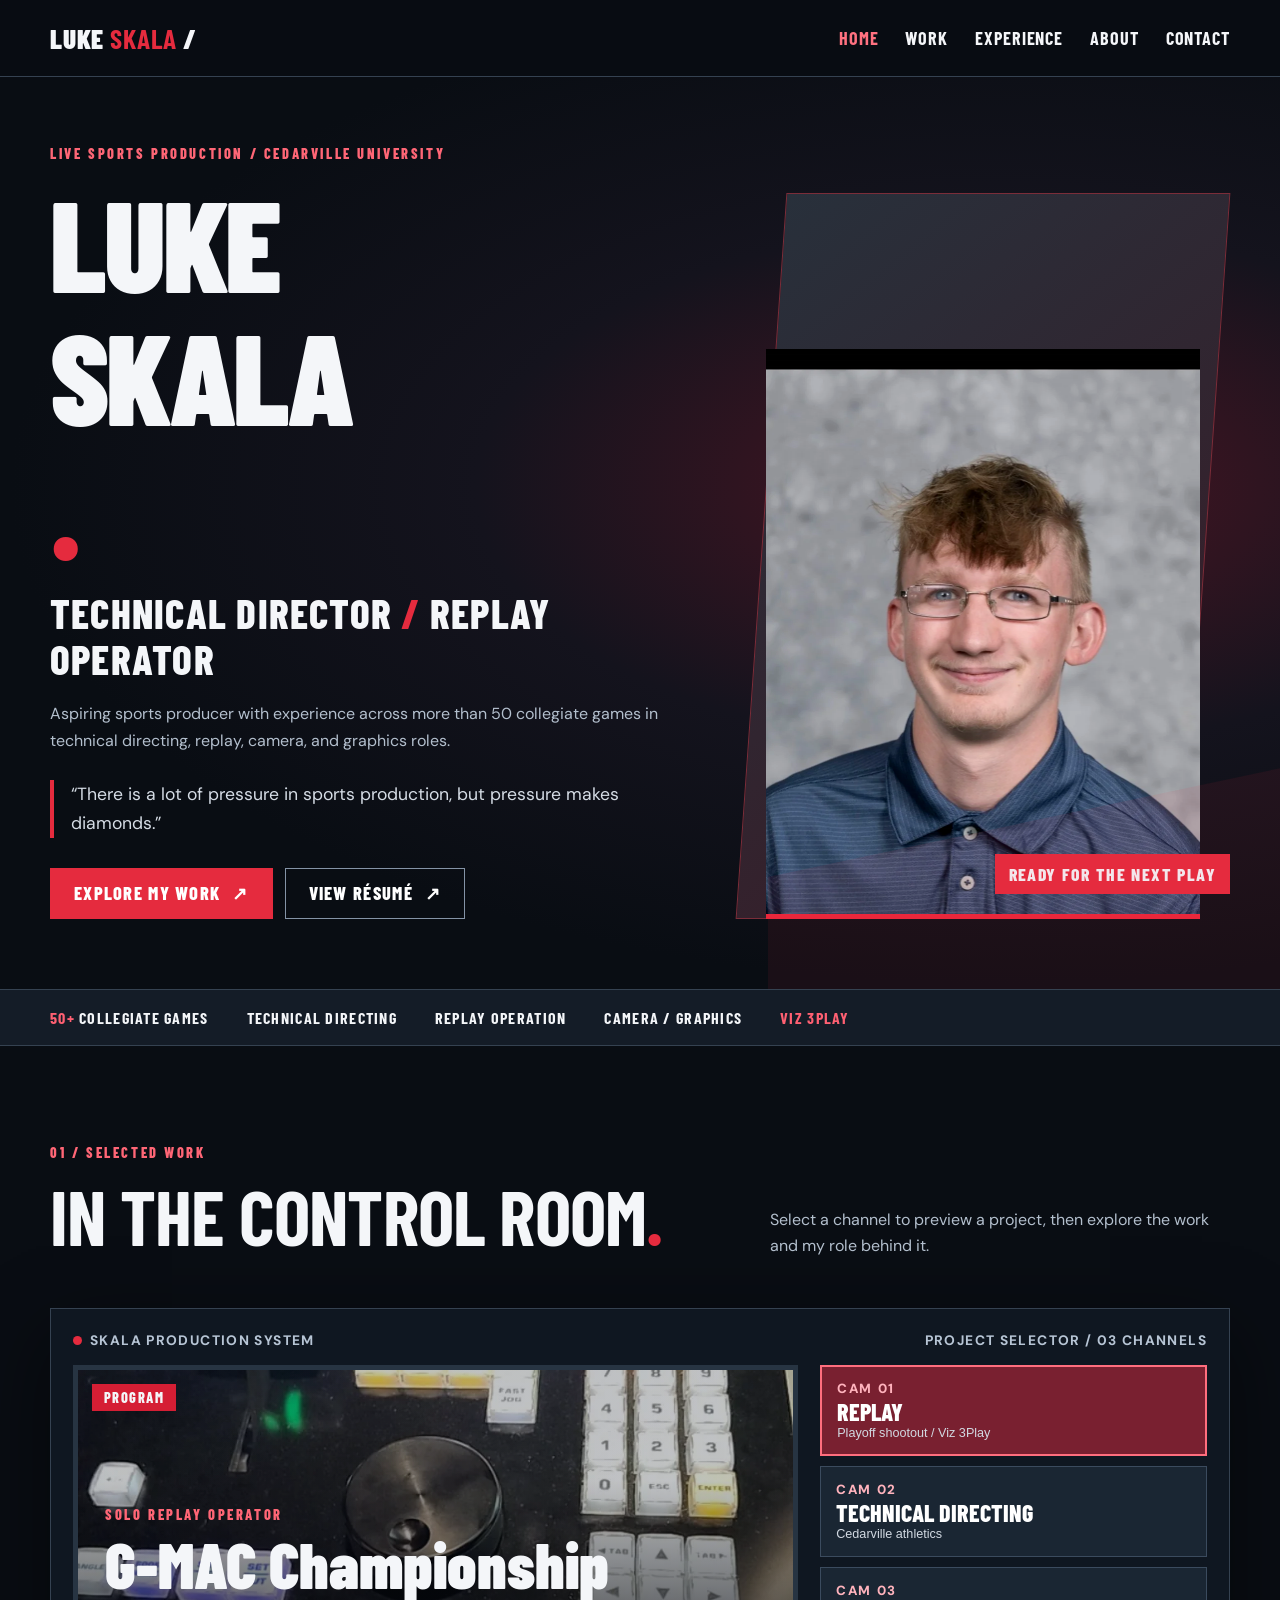
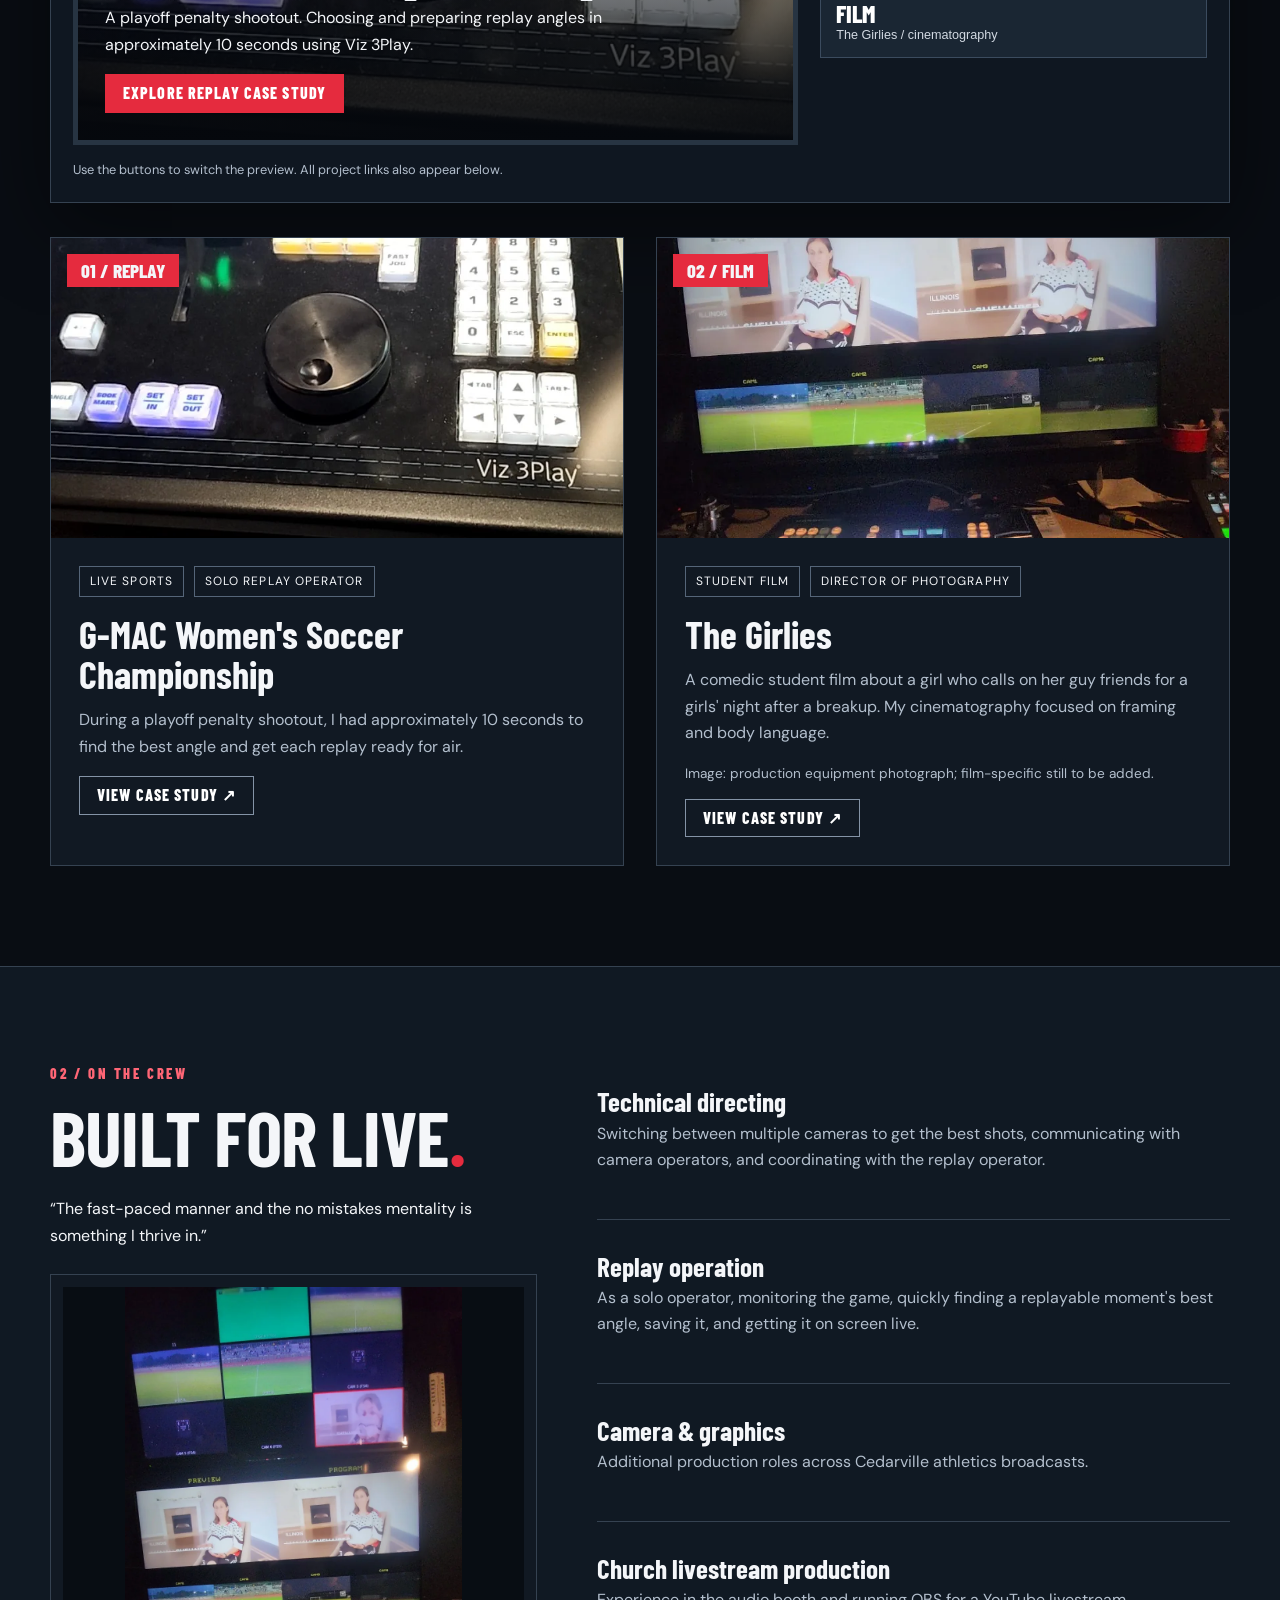
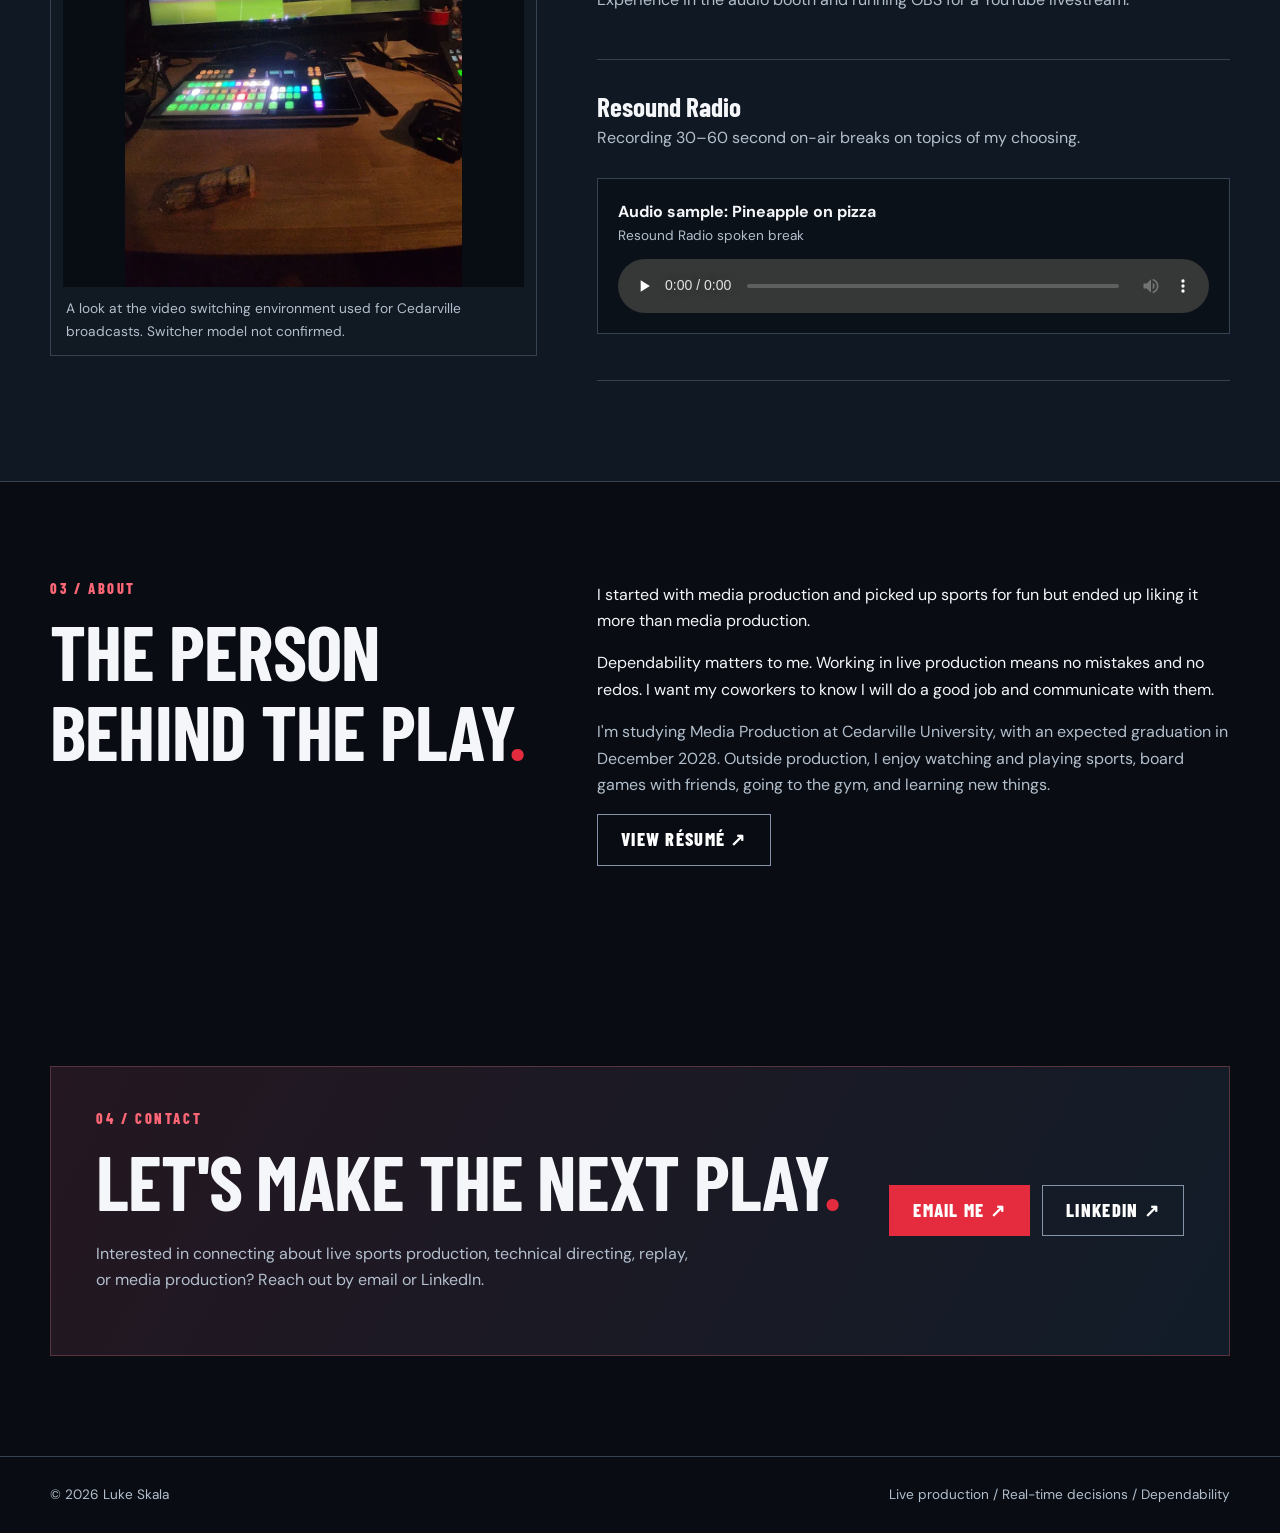
<file: index.html>
<link rel="stylesheet" href="./style.css"><html lang="en"><head><meta charset="utf-8"><meta name="viewport" content="width=device-width,initial-scale=1"><meta name="theme-color" content="#090d13"><meta name="description" content="Luke Skala — aspiring sports production professional with experience in technical directing, replay operation, and media production."><title>Luke Skala | Technical Director & Replay Operator</title><link rel="stylesheet" href="assets/style.css"><script src="assets/main.js" defer></script></head><body><a class="skip" href="#main">Skip to content</a><header class="site-header"><div class="wrap header-inner"><a class="brand" href="index.html" aria-label="Luke Skala, home">LUKE <b>SKALA</b><span aria-hidden="true"> /</span></a><button class="menu-toggle" type="button" aria-controls="primary-nav" aria-expanded="false">☰ Menu</button><nav class="nav" id="primary-nav" aria-label="Primary navigation"><a class="nav-link" aria-current="page" href="index.html">Home</a><a class="nav-link" href="index.html#work">Work</a><a class="nav-link" href="index.html#experience">Experience</a><a class="nav-link" href="index.html#about">About</a><a class="nav-link" href="index.html#contact">Contact</a></nav></div></header><main id="main"><section class="hero"><div class="wrap hero-grid"><div class="hero-text"><p class="eyebrow">Live sports production / Cedarville University</p><h1><span>LUKE</span><span>SKALA<span style="color:var(--red)">.</span></span></h1><p class="role">TECHNICAL DIRECTOR <span style="color:var(--red)">/</span> REPLAY OPERATOR</p><p class="muted">Aspiring sports producer with experience across more than 50 collegiate games in technical directing, replay, camera, and graphics roles.</p><p class="quote">“There is a lot of pressure in sports production, but pressure makes diamonds.”</p><div class="actions"><a class="btn" href="#work">Explore my work <span aria-hidden="true">↗</span></a><a class="btn secondary" href="assets/docs/Luke-Skala-Resume.pdf" target="_blank" rel="noopener">View résumé <span aria-hidden="true">↗</span></a></div></div><div class="portrait-shell"><img src="assets/images/portrait.webp" alt="Professional portrait of Luke Skala" width="870" height="1300" fetchpriority="high"><div class="portrait-tag">READY FOR THE NEXT PLAY</div></div></div></section><div class="ticker"><div class="wrap ticker-inner"><span><b>50+</b> collegiate games</span><span>Technical directing</span><span>Replay operation</span><span>Camera / graphics</span><span><b>Viz 3Play</b></span></div></div><section class="section" id="work"><div class="wrap"><div class="section-head"><div><p class="eyebrow">01 / Selected work</p><h2>IN THE CONTROL ROOM<span style="color:var(--red)">.</span></h2></div><p class="muted">Select a channel to preview a project, then explore the work and my role behind it.</p></div><div class="dashboard" aria-label="Interactive project selector"><div class="dash-top"><span><span class="live-dot" aria-hidden="true"></span>Skala production system</span><span>Project selector / 03 channels</span></div><div class="dashboard-body"><div class="monitor" id="project-monitor" aria-live="polite" aria-atomic="true"><span class="monitor-label">PROGRAM</span><img src="assets/images/viz-3play.webp" alt="Viz 3Play replay controller"><div class="monitor-content"><span class="eyebrow" data-role>Solo Replay Operator</span><div class="monitor-title" data-title>G-MAC Championship</div><p data-desc>A playoff penalty shootout.</p><a class="btn small" data-link href="replay.html">Explore replay case study</a></div></div><div class="controls" aria-label="Select project channel"><button type="button" class="channel" data-channel="replay" aria-pressed="true"><span class="cam">CAM 01</span><span class="name">Replay</span><span class="desc">Playoff shootout / Viz 3Play</span></button><button type="button" class="channel" data-channel="td" aria-pressed="false"><span class="cam">CAM 02</span><span class="name">Technical directing</span><span class="desc">Cedarville athletics</span></button><button type="button" class="channel" data-channel="film" aria-pressed="false"><span class="cam">CAM 03</span><span class="name">Film</span><span class="desc">The Girlies / cinematography</span></button></div></div><div class="dash-bottom">Use the buttons to switch the preview. All project links also appear below.</div></div><div class="two-col" style="margin-top:34px"><article class="project-card"><div class="card-image"><img src="assets/images/viz-3play.webp" loading="lazy" alt="Viz 3Play replay controller"><span class="number">01 / REPLAY</span></div><div class="card-body"><div class="label-row"><span class="tag">Live sports</span><span class="tag">Solo replay operator</span></div><h3>G-MAC Women's Soccer Championship</h3><p>During a playoff penalty shootout, I had approximately 10 seconds to find the best angle and get each replay ready for air.</p><a class="btn small secondary" href="replay.html">View case study ↗</a></div></article><article class="project-card"><div class="card-image"><img src="assets/images/switcher.webp" loading="lazy" alt="Production monitor wall and video switcher at Cedarville"><span class="number">02 / FILM</span></div><div class="card-body"><div class="label-row"><span class="tag">Student film</span><span class="tag">Director of photography</span></div><h3>The Girlies</h3><p>A comedic student film about a girl who calls on her guy friends for a girls' night after a breakup. My cinematography focused on framing and body language.</p><p class="small-note">Image: production equipment photograph; film-specific still to be added.</p><a class="btn small secondary" href="girlies.html">View case study ↗</a></div></article></div></div></section><section class="section experience" id="experience"><div class="wrap experience-grid"><div><p class="eyebrow">02 / On the crew</p><h2>BUILT FOR LIVE<span style="color:var(--red)">.</span></h2><p>“The fast-paced manner and the no mistakes mentality is something I thrive in.”</p><figure class="media-frame" style="margin:25px 0"><img src="assets/images/switcher.webp" loading="lazy" alt="Cedarville broadcast switcher with preview and program monitors"><figcaption>A look at the video switching environment used for Cedarville broadcasts. Switcher model not confirmed.</figcaption></figure></div><div class="experience-list"><div class="experience-item"><h3>Technical directing</h3><p>Switching between multiple cameras to get the best shots, communicating with camera operators, and coordinating with the replay operator.</p></div><div class="experience-item"><h3>Replay operation</h3><p>As a solo operator, monitoring the game, quickly finding a replayable moment's best angle, saving it, and getting it on screen live.</p></div><div class="experience-item"><h3>Camera & graphics</h3><p>Additional production roles across Cedarville athletics broadcasts.</p></div><div class="experience-item"><h3>Church livestream production</h3><p>Experience in the audio booth and running OBS for a YouTube livestream.</p></div><div class="experience-item"><h3>Resound Radio</h3><p>Recording 30–60 second on-air breaks on topics of my choosing.</p><div class="audio-box"><strong>Audio sample: Pineapple on pizza</strong><p class="small-note">Resound Radio spoken break</p><audio controls preload="none"><source src="assets/audio/resound-pineapple-pizza.mp3" type="audio/mpeg">Your browser does not support audio playback. <a href="assets/audio/resound-pineapple-pizza.mp3">Download the recording</a>.</audio></div></div></div></div></section><section class="section" id="about"><div class="wrap experience-grid"><div><p class="eyebrow">03 / About</p><h2>THE PERSON BEHIND THE PLAY<span style="color:var(--red)">.</span></h2></div><div><p>I started with media production and picked up sports for fun but ended up liking it more than media production.</p><p>Dependability matters to me. Working in live production means no mistakes and no redos. I want my coworkers to know I will do a good job and communicate with them.</p><p class="muted">I'm studying Media Production at Cedarville University, with an expected graduation in December 2028. Outside production, I enjoy watching and playing sports, board games with friends, going to the gym, and learning new things.</p><a class="btn secondary" href="assets/docs/Luke-Skala-Resume.pdf" target="_blank" rel="noopener">View résumé ↗</a></div></div></section><section class="section" id="contact"><div class="wrap"><div class="contact-panel"><div><p class="eyebrow">04 / Contact</p><h2>LET'S MAKE THE NEXT PLAY<span style="color:var(--red)">.</span></h2><p class="muted">Interested in connecting about live sports production, technical directing, replay, or media production? Reach out by email or LinkedIn.</p></div><div class="actions"><a class="btn" href="mailto:lukeaskala@gmail.com">Email me ↗</a><a class="btn secondary" href="https://www.linkedin.com/in/lukeskala/" target="_blank" rel="noopener noreferrer">LinkedIn ↗</a></div></div></div></section></main><footer class="footer"><div class="wrap"><span>© <span id="year">2026</span> Luke Skala</span><span>Live production / Real-time decisions / Dependability</span></div></footer><script>document.getElementById('year').textContent=new Date().getFullYear()</script></body></html>
</file>
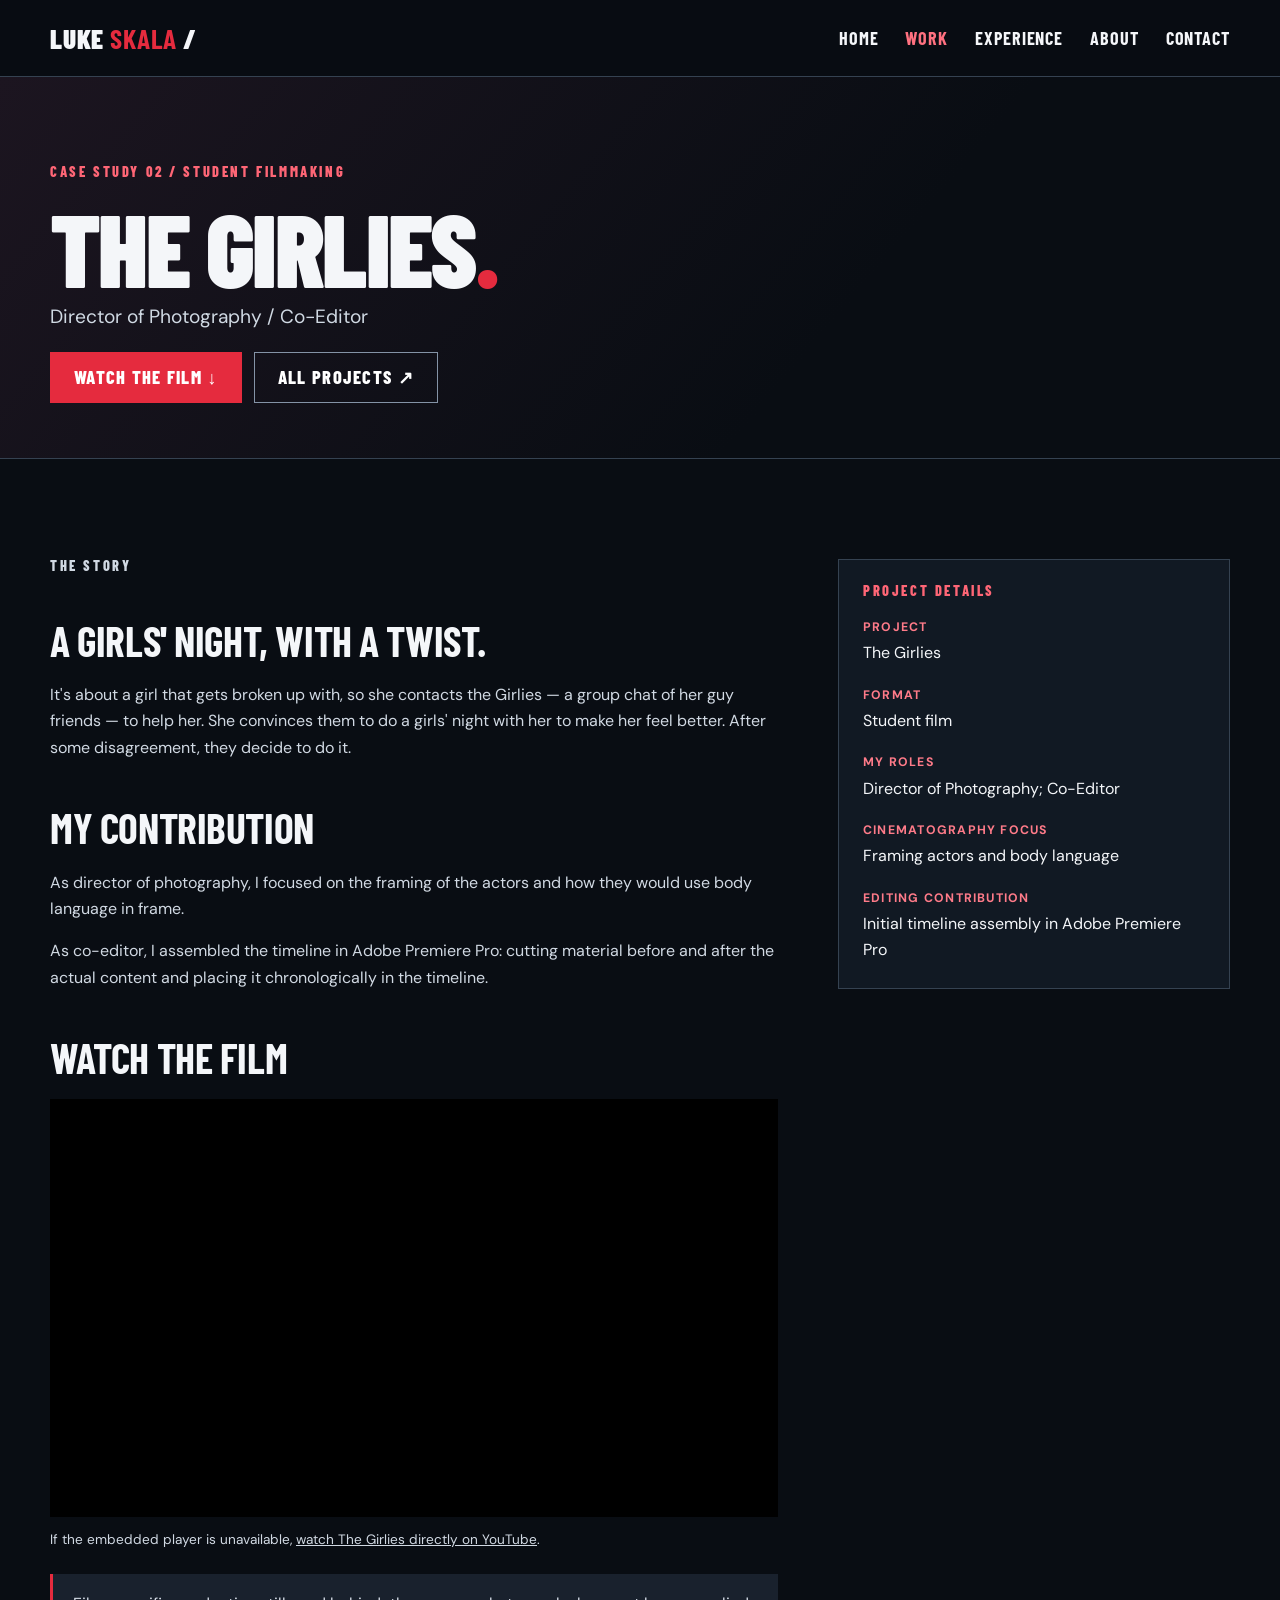
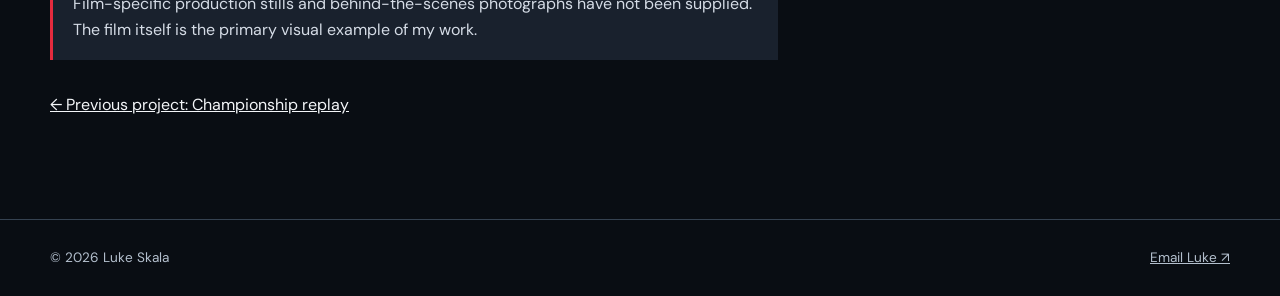
<file: girlies.html>
<!doctype html><html lang="en"><head><meta charset="utf-8"><meta name="viewport" content="width=device-width,initial-scale=1"><meta name="theme-color" content="#090d13"><meta name="description" content="The Girlies student film — cinematography and editing contributions by Luke Skala."><title>The Girlies | Luke Skala</title><link rel="stylesheet" href="assets/style.css"><script src="assets/main.js" defer></script></head><body><a class="skip" href="#main">Skip to content</a><header class="site-header"><div class="wrap header-inner"><a class="brand" href="index.html">LUKE <b>SKALA</b> /</a><button class="menu-toggle" type="button" aria-controls="primary-nav" aria-expanded="false">☰ Menu</button><nav class="nav" id="primary-nav" aria-label="Primary navigation"><a class="nav-link" href="index.html">Home</a><a class="nav-link" aria-current="page" href="index.html#work">Work</a><a class="nav-link" href="index.html#experience">Experience</a><a class="nav-link" href="index.html#about">About</a><a class="nav-link" href="index.html#contact">Contact</a></nav></div></header><main id="main"><section class="page-hero"><div class="wrap"><p class="eyebrow">Case study 02 / Student filmmaking</p><h1>THE GIRLIES<span style="color:var(--red)">.</span></h1><p class="lede">Director of Photography / Co-Editor</p><div class="actions"><a class="btn" href="#watch">Watch the film ↓</a><a class="btn secondary" href="index.html#work">All projects ↗</a></div></div></section><section class="section"><div class="wrap case-layout"><div class="case-copy"><p class="eyebrow">The story</p><h2>A GIRLS' NIGHT, WITH A TWIST.</h2><p>It's about a girl that gets broken up with, so she contacts the Girlies — a group chat of her guy friends — to help her. She convinces them to do a girls' night with her to make her feel better. After some disagreement, they decide to do it.</p><h2>MY CONTRIBUTION</h2><p>As director of photography, I focused on the framing of the actors and how they would use body language in frame.</p><p>As co-editor, I assembled the timeline in Adobe Premiere Pro: cutting material before and after the actual content and placing it chronologically in the timeline.</p><h2 id="watch">WATCH THE FILM</h2><div class="video-wrap"><iframe src="https://www.youtube-nocookie.com/embed/v3IY--j00AM?start=2" title="The Girlies — student film on YouTube" loading="lazy" referrerpolicy="strict-origin-when-cross-origin" allow="accelerometer; autoplay; clipboard-write; encrypted-media; gyroscope; picture-in-picture; web-share" allowfullscreen></iframe></div><p class="small-note" style="margin-top:12px">If the embedded player is unavailable, <a href="https://www.youtube.com/watch?v=v3IY--j00AM&t=2s" target="_blank" rel="noopener noreferrer">watch The Girlies directly on YouTube</a>.</p><div class="notice">Film-specific production stills and behind-the-scenes photographs have not been supplied. The film itself is the primary visual example of my work.</div><a class="backlink" href="replay.html">← Previous project: Championship replay</a></div><aside class="case-aside" aria-label="Project details"><p class="eyebrow">Project details</p><dl><dt>Project</dt><dd>The Girlies</dd><dt>Format</dt><dd>Student film</dd><dt>My roles</dt><dd>Director of Photography; Co-Editor</dd><dt>Cinematography focus</dt><dd>Framing actors and body language</dd><dt>Editing contribution</dt><dd>Initial timeline assembly in Adobe Premiere Pro</dd></dl></aside></div></section></main><footer class="footer"><div class="wrap"><span>© <span id="year">2026</span> Luke Skala</span><a href="mailto:lukeaskala@gmail.com">Email Luke ↗</a></div></footer><script>document.getElementById('year').textContent=new Date().getFullYear()</script></body></html>
</file>
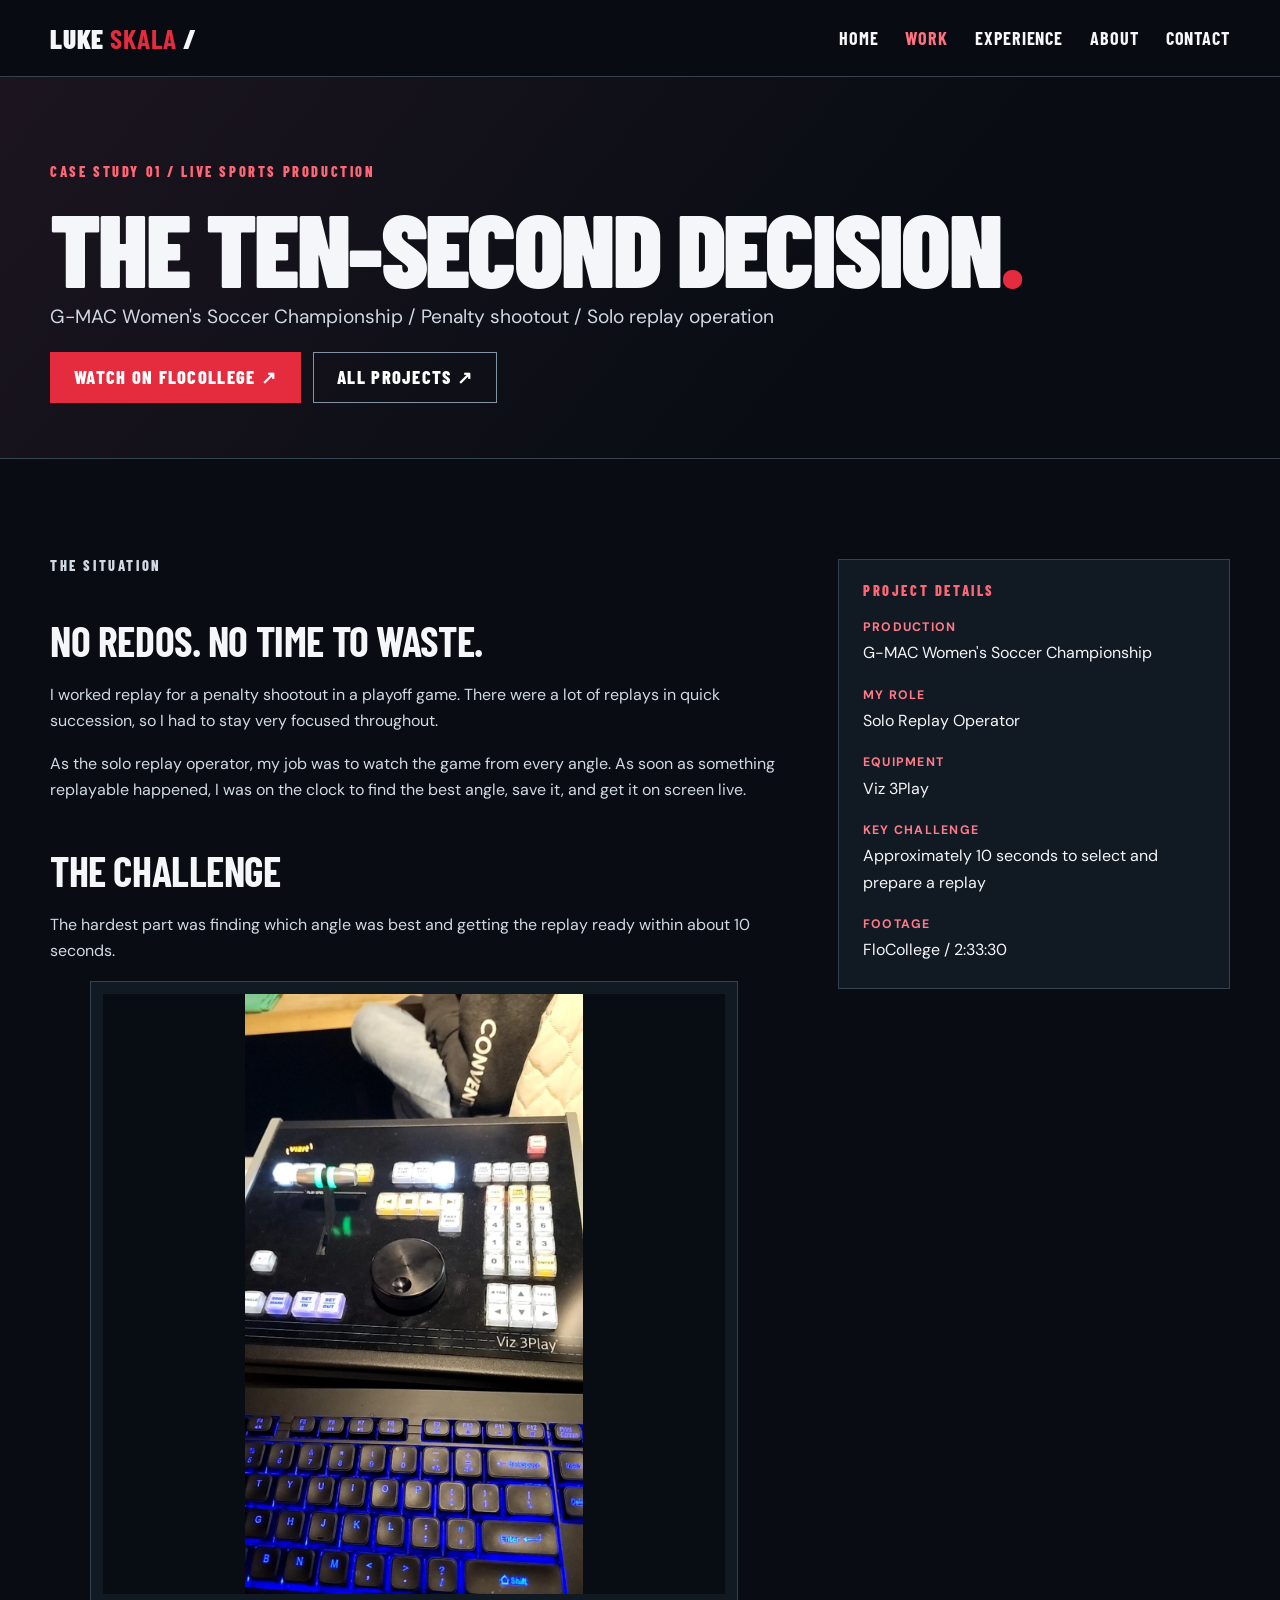
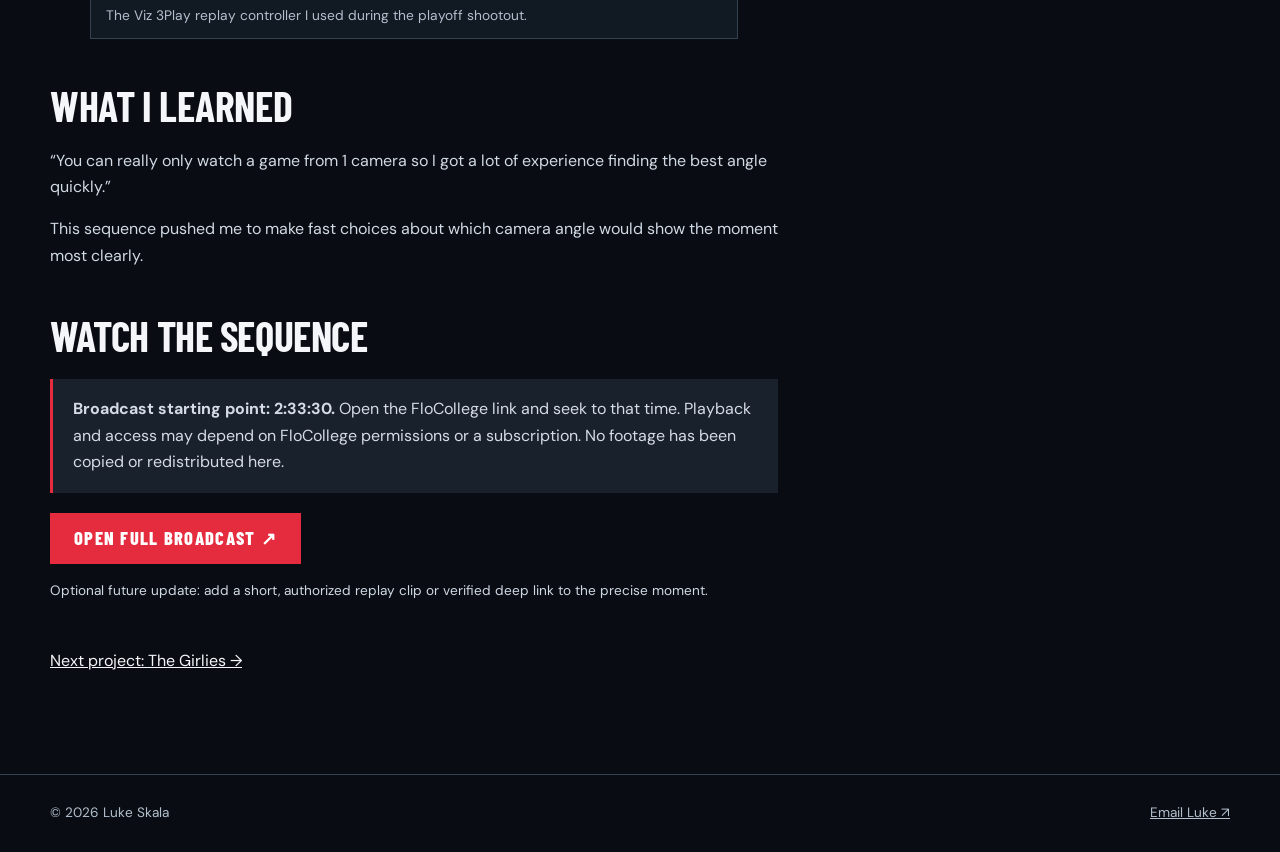
<file: replay.html>
<!doctype html><html lang="en"><head><meta charset="utf-8"><meta name="viewport" content="width=device-width,initial-scale=1"><meta name="theme-color" content="#090d13"><meta name="description" content="Luke Skala's replay operation during a G-MAC women's soccer championship penalty shootout."><title>Championship Replay | Luke Skala</title><link rel="stylesheet" href="assets/style.css"><script src="assets/main.js" defer></script></head><body><a class="skip" href="#main">Skip to content</a><header class="site-header"><div class="wrap header-inner"><a class="brand" href="index.html">LUKE <b>SKALA</b> /</a><button class="menu-toggle" type="button" aria-controls="primary-nav" aria-expanded="false">☰ Menu</button><nav class="nav" id="primary-nav" aria-label="Primary navigation"><a class="nav-link" href="index.html">Home</a><a class="nav-link" aria-current="page" href="index.html#work">Work</a><a class="nav-link" href="index.html#experience">Experience</a><a class="nav-link" href="index.html#about">About</a><a class="nav-link" href="index.html#contact">Contact</a></nav></div></header><main id="main"><section class="page-hero"><div class="wrap"><p class="eyebrow">Case study 01 / Live sports production</p><h1>THE TEN-SECOND DECISION<span style="color:var(--red)">.</span></h1><p class="lede">G-MAC Women's Soccer Championship / Penalty shootout / Solo replay operation</p><div class="actions"><a class="btn" href="https://www.flocollege.com/events/16246183-2026-g-mac-womens-soccer-championship-game-3/videos?playing=16355373" target="_blank" rel="noopener noreferrer">Watch on FloCollege ↗</a><a class="btn secondary" href="index.html#work">All projects ↗</a></div></div></section><section class="section"><div class="wrap case-layout"><div class="case-copy"><p class="eyebrow">The situation</p><h2>NO REDOS. NO TIME TO WASTE.</h2><p>I worked replay for a penalty shootout in a playoff game. There were a lot of replays in quick succession, so I had to stay very focused throughout.</p><p>As the solo replay operator, my job was to watch the game from every angle. As soon as something replayable happened, I was on the clock to find the best angle, save it, and get it on screen live.</p><h2>THE CHALLENGE</h2><p>The hardest part was finding which angle was best and getting the replay ready within about 10 seconds.</p><figure class="media-frame"><img src="assets/images/viz-3play.webp" alt="Viz 3Play replay control surface, including jog wheel and replay buttons" loading="lazy"><figcaption>The Viz 3Play replay controller I used during the playoff shootout.</figcaption></figure><h2>WHAT I LEARNED</h2><p>“You can really only watch a game from 1 camera so I got a lot of experience finding the best angle quickly.”</p><p>This sequence pushed me to make fast choices about which camera angle would show the moment most clearly.</p><h2>WATCH THE SEQUENCE</h2><div class="notice"><strong>Broadcast starting point: 2:33:30.</strong> Open the FloCollege link and seek to that time. Playback and access may depend on FloCollege permissions or a subscription. No footage has been copied or redistributed here.</div><p style="margin-top:20px"><a class="btn" href="https://www.flocollege.com/events/16246183-2026-g-mac-womens-soccer-championship-game-3/videos?playing=16355373" target="_blank" rel="noopener noreferrer">Open full broadcast ↗</a></p><p class="small-note">Optional future update: add a short, authorized replay clip or verified deep link to the precise moment.</p><a class="backlink" href="girlies.html">Next project: The Girlies →</a></div><aside class="case-aside" aria-label="Project details"><p class="eyebrow">Project details</p><dl><dt>Production</dt><dd>G-MAC Women's Soccer Championship</dd><dt>My role</dt><dd>Solo Replay Operator</dd><dt>Equipment</dt><dd>Viz 3Play</dd><dt>Key challenge</dt><dd>Approximately 10 seconds to select and prepare a replay</dd><dt>Footage</dt><dd>FloCollege / 2:33:30</dd></dl></aside></div></section></main><footer class="footer"><div class="wrap"><span>© <span id="year">2026</span> Luke Skala</span><a href="mailto:lukeaskala@gmail.com">Email Luke ↗</a></div></footer><script>document.getElementById('year').textContent=new Date().getFullYear()</script></body></html>
</file>
<file: style.css>
@import url('https://fonts.googleapis.com/css2?family=Barlow+Condensed:wght@500;600;700;800;900&family=DM+Sans:wght@400;500;600;700&display=swap');
:root{--bg:#090d13;--panel:#111923;--panel2:#19232f;--line:#354251;--ink:#f4f6f9;--muted:#b3bfcd;--red:#e52b3e;--red2:#a81729;--max:1180px;color-scheme:dark}*{box-sizing:border-box}html{scroll-behavior:smooth}body{margin:0;background:var(--bg);color:var(--ink);font:16px/1.65 'DM Sans',Arial,sans-serif}body:before{content:'';position:fixed;inset:0;pointer-events:none;opacity:.22;background-image:linear-gradient(rgba(255,255,255,.025) 1px,transparent 1px);background-size:100% 6px;z-index:20}a{color:inherit}a:hover{color:#ff7d89}button,a{ -webkit-tap-highlight-color:transparent}a:focus-visible,button:focus-visible{outline:3px solid #ffb5bc;outline-offset:4px}img{max-width:100%;display:block}h1,h2,h3,p{margin-top:0}h1,h2,h3,.eyebrow,.brand,.btn,.nav-link,.stat-num,.monitor-title{font-family:'Barlow Condensed',Impact,'Arial Narrow',sans-serif;line-height:1.04}h1{font-size:clamp(4.3rem,10vw,9.2rem);letter-spacing:-.025em;font-weight:900;margin-bottom:0}h2{font-size:clamp(2.8rem,6vw,5rem);letter-spacing:-.01em;margin-bottom:20px}h3{font-size:clamp(1.8rem,3vw,2.6rem);margin-bottom:12px}.eyebrow{text-transform:uppercase;color:#ff6676;letter-spacing:.18em;font-size:.9rem;font-weight:800}.muted{color:var(--muted)}.wrap{width:min(var(--max),calc(100% - 48px));margin-inline:auto}.skip{position:absolute;top:-100px;left:12px;background:#fff;color:#000;padding:12px;z-index:50}.skip:focus{top:12px}.site-header{position:sticky;top:0;z-index:30;background:rgba(9,13,19,.94);border-bottom:1px solid var(--line);backdrop-filter:blur(12px)}.header-inner{min-height:76px;display:flex;align-items:center;justify-content:space-between;gap:20px}.brand{text-decoration:none;font-weight:900;font-size:1.7rem;letter-spacing:.03em}.brand b{color:var(--red)}.nav{display:flex;gap:27px;align-items:center}.nav-link{text-decoration:none;font-size:1.13rem;font-weight:700;letter-spacing:.05em;text-transform:uppercase}.nav-link[aria-current=page]{color:#ff7180}.menu-toggle{display:none;border:1px solid var(--line);background:var(--panel);color:#fff;padding:9px 13px;border-radius:5px}.btn{display:inline-flex;align-items:center;justify-content:center;gap:12px;text-transform:uppercase;text-decoration:none;font-size:1.15rem;letter-spacing:.07em;font-weight:800;padding:15px 23px;border:1px solid var(--red);background:var(--red);color:#fff;transition:background .2s,transform .2s}.btn:hover{background:#b61c2d;color:#fff;transform:translateY(-2px)}.btn.secondary{background:transparent;border-color:#8493a6}.btn.secondary:hover{background:var(--panel2)}.btn.small{font-size:1rem;padding:10px 17px}.hero{position:relative;overflow:hidden;border-bottom:1px solid var(--line);background:radial-gradient(ellipse at 78% 45%,#4a1523 0%,#14131d 37%,#090d13 70%)}.hero:after{content:'';position:absolute;right:-10vw;bottom:-100px;width:50vw;height:280px;background:var(--red);opacity:.08;transform:skewY(-12deg);pointer-events:none}.hero-grid{min-height:650px;display:grid;grid-template-columns:1.13fr .87fr;align-items:center;gap:45px;padding-block:70px}.hero-text{position:relative;z-index:2}.hero h1 span{display:block}.hero .role{font:800 clamp(1.65rem,3.2vw,3rem)/1.12 'Barlow Condensed',sans-serif;letter-spacing:.03em;margin:14px 0 20px}.hero .quote{font-size:1.1rem;color:#d5dce5;border-left:4px solid var(--red);padding-left:17px;margin:26px 0 30px}.actions{display:flex;gap:12px;flex-wrap:wrap}.portrait-shell{position:relative;align-self:stretch;display:flex;align-items:flex-end;justify-content:center;min-height:460px}.portrait-shell:before{content:'';position:absolute;inset:6% 5% 0 5%;border:1px solid #7b2d39;background:linear-gradient(140deg,#28303b,#3a1a25);transform:skewX(-4deg)}.portrait-shell img{position:relative;width:88%;height:570px;max-height:100%;object-fit:cover;object-position:50% 25%;filter:contrast(1.05);border-bottom:5px solid var(--red)}.portrait-tag{position:absolute;right:0;bottom:25px;background:var(--red);padding:9px 14px;font:800 1.1rem 'Barlow Condensed',sans-serif;letter-spacing:.08em}.ticker{border-bottom:1px solid var(--line);background:#141c27}.ticker-inner{display:flex;flex-wrap:wrap;gap:12px 38px;padding:18px 0;text-transform:uppercase;font:700 1rem 'Barlow Condensed',sans-serif;letter-spacing:.08em}.ticker b{color:#ff6072}.section{padding-block:100px}.section-head{display:flex;justify-content:space-between;align-items:end;gap:20px;margin-bottom:32px}.section-head p{max-width:460px}.dashboard{border:1px solid var(--line);background:#0f1721;padding:22px;box-shadow:0 25px 80px #0007}.dash-top{display:flex;justify-content:space-between;gap:12px;font:700 .86rem 'DM Sans',sans-serif;letter-spacing:.1em;color:#b7c5d5;text-transform:uppercase;padding-bottom:16px}.live-dot{display:inline-block;width:9px;height:9px;border-radius:50%;background:var(--red);margin-right:8px}.dashboard-body{display:grid;grid-template-columns:1.5fr .8fr;gap:22px}.monitor{position:relative;min-height:380px;background:linear-gradient(135deg,#0b1118,#1a2633);border:5px solid #273442;overflow:hidden;display:flex;flex-direction:column;justify-content:flex-end}.monitor:before{content:'';position:absolute;inset:0;background:linear-gradient(0deg,#05080df5,#05080d15 70%);z-index:1}.monitor img{position:absolute;width:100%;height:100%;object-fit:cover;opacity:.8}.monitor .monitor-content{position:relative;z-index:2;padding:27px}.monitor-title{font-size:clamp(2.4rem,5vw,4.5rem);font-weight:900;margin:8px 0}.monitor p{max-width:570px}.monitor-label{position:absolute;z-index:3;top:14px;left:14px;background:#d51e34;padding:5px 12px;font:800 .9rem 'Barlow Condensed',sans-serif;letter-spacing:.1em}.controls{display:flex;flex-direction:column;gap:10px}.channel{width:100%;min-height:91px;text-align:left;background:#1a2633;border:1px solid #3b4b5e;color:#fff;padding:13px 15px;cursor:pointer;transition:background .2s,border .2s}.channel:hover{background:#2b394b}.channel[aria-pressed=true]{border:2px solid #ff6e7e;background:#792030}.channel .cam{display:block;color:#ffb3bd;font:800 .83rem 'DM Sans',sans-serif;letter-spacing:.12em}.channel .name{display:block;font:800 1.5rem 'Barlow Condensed',sans-serif;text-transform:uppercase}.channel .desc{display:block;color:#d2d9e2;font-size:.79rem}.dash-bottom{padding-top:14px;color:var(--muted);font-size:.8rem}.two-col{display:grid;grid-template-columns:1fr 1fr;gap:32px}.project-card{background:var(--panel);border:1px solid var(--line);overflow:hidden}.project-card .card-image{height:300px;position:relative;overflow:hidden;background:#202d3c}.project-card img{width:100%;height:100%;object-fit:cover;transition:transform .3s}.project-card:hover img{transform:scale(1.025)}.card-image .number{position:absolute;top:16px;left:16px;background:var(--red);padding:5px 14px;font:800 1.2rem 'Barlow Condensed',sans-serif}.card-body{padding:28px}.card-body p{color:var(--muted)}.label-row{display:flex;gap:10px;flex-wrap:wrap;margin-bottom:18px}.tag{display:inline-block;border:1px solid #556578;padding:5px 10px;font-size:.75rem;text-transform:uppercase;letter-spacing:.09em}.experience{background:#101923;border-top:1px solid var(--line);border-bottom:1px solid var(--line)}.experience-grid{display:grid;grid-template-columns:1fr 1.3fr;gap:60px}.experience-list{display:grid;gap:12px}.experience-item{padding:20px 0;border-bottom:1px solid var(--line)}.experience-item h3{font-size:1.7rem;margin-bottom:5px}.experience-item p{margin:0;color:var(--muted)}.audio-box{background:#0b1118;border:1px solid var(--line);padding:20px;margin-top:26px}.audio-box audio{width:100%;margin-top:12px}.contact-panel{background:linear-gradient(120deg,#241721,#111c28);border:1px solid #57333d;padding:45px;display:flex;justify-content:space-between;align-items:center;gap:25px}.contact-panel p{max-width:600px}.footer{border-top:1px solid var(--line);padding:27px 0;color:var(--muted);font-size:.85rem}.footer .wrap{display:flex;justify-content:space-between;gap:16px;flex-wrap:wrap}.page-hero{padding:88px 0 55px;background:linear-gradient(130deg,#1c1520,#090d13 65%);border-bottom:1px solid var(--line)}.page-hero h1{font-size:clamp(3.6rem,8vw,7rem);max-width:1000px}.page-hero .lede{font-size:1.2rem;color:#d0d9e3;max-width:780px}.case-layout{display:grid;grid-template-columns:1.3fr .7fr;gap:60px}.case-copy p{color:#d1d9e3}.case-copy h2{font-size:2.6rem;margin-top:45px}.case-aside{align-self:start;position:sticky;top:100px;border:1px solid var(--line);padding:24px;background:var(--panel)}.case-aside dl{margin:0}.case-aside dt{color:#ff7b89;text-transform:uppercase;letter-spacing:.1em;font-size:.77rem;font-weight:700;margin-top:18px}.case-aside dd{margin:3px 0 0}.media-frame{border:1px solid var(--line);background:var(--panel);padding:12px}.media-frame img{width:100%;max-height:600px;object-fit:contain;background:#080d13}.media-frame figcaption{color:var(--muted);font-size:.86rem;padding:10px 3px 0}.video-wrap{aspect-ratio:16/9;background:#000;position:relative}.video-wrap iframe{width:100%;height:100%;border:0}.notice{border-left:3px solid var(--red);background:#19212d;padding:17px 20px;color:#d5dce6;margin-top:22px}.backlink{display:inline-block;margin-top:32px}.small-note{font-size:.85rem;color:var(--muted)}@media(max-width:850px){.hero-grid{grid-template-columns:1fr 1fr;gap:20px;min-height:540px}.portrait-shell{min-height:400px}.portrait-shell img{height:430px}.dashboard-body,.case-layout{grid-template-columns:1fr}.controls{display:grid;grid-template-columns:repeat(3,1fr)}.channel{min-height:100px}.case-aside{position:static}.experience-grid{gap:30px}}@media(max-width:650px){.wrap{width:min(var(--max),calc(100% - 32px))}.header-inner{min-height:66px}.menu-toggle{display:block}.nav{display:none;position:absolute;top:66px;left:0;right:0;background:#0e151f;padding:18px 22px;border-bottom:1px solid var(--line);flex-direction:column;align-items:stretch;gap:18px}.nav.is-open{display:flex}.hero-grid{grid-template-columns:1fr;padding-top:55px;padding-bottom:0;gap:25px}.hero h1{font-size:clamp(4rem,16vw,6rem)}.portrait-shell{min-height:0;height:340px;overflow:hidden}.portrait-shell:before{inset:0 15%}.portrait-shell img{height:360px;width:68%;object-position:50% 22%}.portrait-tag{right:10px;bottom:10px}.section{padding-block:66px}.section-head{display:block}.two-col,.experience-grid{grid-template-columns:1fr}.dashboard{padding:12px}.monitor{min-height:360px}.controls{grid-template-columns:1fr}.channel{min-height:64px}.channel .desc{display:none}.contact-panel{padding:27px;display:block}.contact-panel .actions{margin-top:22px}.page-hero{padding:60px 0 38px}.page-hero h1{font-size:clamp(3.5rem,13vw,5.8rem)}.card-image{height:230px!important}}@media(prefers-reduced-motion:reduce){html{scroll-behavior:auto}*,*:before,*:after{transition:none!important;animation:none!important}}
</file>
<file: assets/style.css>
@import url('https://fonts.googleapis.com/css2?family=Barlow+Condensed:wght@500;600;700;800;900&family=DM+Sans:wght@400;500;600;700&display=swap');
:root{--bg:#090d13;--panel:#111923;--panel2:#19232f;--line:#354251;--ink:#f4f6f9;--muted:#b3bfcd;--red:#e52b3e;--red2:#a81729;--max:1180px;color-scheme:dark}*{box-sizing:border-box}html{scroll-behavior:smooth}body{margin:0;background:var(--bg);color:var(--ink);font:16px/1.65 'DM Sans',Arial,sans-serif}body:before{content:'';position:fixed;inset:0;pointer-events:none;opacity:.22;background-image:linear-gradient(rgba(255,255,255,.025) 1px,transparent 1px);background-size:100% 6px;z-index:20}a{color:inherit}a:hover{color:#ff7d89}button,a{ -webkit-tap-highlight-color:transparent}a:focus-visible,button:focus-visible{outline:3px solid #ffb5bc;outline-offset:4px}img{max-width:100%;display:block}h1,h2,h3,p{margin-top:0}h1,h2,h3,.eyebrow,.brand,.btn,.nav-link,.stat-num,.monitor-title{font-family:'Barlow Condensed',Impact,'Arial Narrow',sans-serif;line-height:1.04}h1{font-size:clamp(4.3rem,10vw,9.2rem);letter-spacing:-.025em;font-weight:900;margin-bottom:0}h2{font-size:clamp(2.8rem,6vw,5rem);letter-spacing:-.01em;margin-bottom:20px}h3{font-size:clamp(1.8rem,3vw,2.6rem);margin-bottom:12px}.eyebrow{text-transform:uppercase;color:#ff6676;letter-spacing:.18em;font-size:.9rem;font-weight:800}.muted{color:var(--muted)}.wrap{width:min(var(--max),calc(100% - 48px));margin-inline:auto}.skip{position:absolute;top:-100px;left:12px;background:#fff;color:#000;padding:12px;z-index:50}.skip:focus{top:12px}.site-header{position:sticky;top:0;z-index:30;background:rgba(9,13,19,.94);border-bottom:1px solid var(--line);backdrop-filter:blur(12px)}.header-inner{min-height:76px;display:flex;align-items:center;justify-content:space-between;gap:20px}.brand{text-decoration:none;font-weight:900;font-size:1.7rem;letter-spacing:.03em}.brand b{color:var(--red)}.nav{display:flex;gap:27px;align-items:center}.nav-link{text-decoration:none;font-size:1.13rem;font-weight:700;letter-spacing:.05em;text-transform:uppercase}.nav-link[aria-current=page]{color:#ff7180}.menu-toggle{display:none;border:1px solid var(--line);background:var(--panel);color:#fff;padding:9px 13px;border-radius:5px}.btn{display:inline-flex;align-items:center;justify-content:center;gap:12px;text-transform:uppercase;text-decoration:none;font-size:1.15rem;letter-spacing:.07em;font-weight:800;padding:15px 23px;border:1px solid var(--red);background:var(--red);color:#fff;transition:background .2s,transform .2s}.btn:hover{background:#b61c2d;color:#fff;transform:translateY(-2px)}.btn.secondary{background:transparent;border-color:#8493a6}.btn.secondary:hover{background:var(--panel2)}.btn.small{font-size:1rem;padding:10px 17px}.hero{position:relative;overflow:hidden;border-bottom:1px solid var(--line);background:radial-gradient(ellipse at 78% 45%,#4a1523 0%,#14131d 37%,#090d13 70%)}.hero:after{content:'';position:absolute;right:-10vw;bottom:-100px;width:50vw;height:280px;background:var(--red);opacity:.08;transform:skewY(-12deg);pointer-events:none}.hero-grid{min-height:650px;display:grid;grid-template-columns:1.13fr .87fr;align-items:center;gap:45px;padding-block:70px}.hero-text{position:relative;z-index:2}.hero h1 span{display:block}.hero .role{font:800 clamp(1.65rem,3.2vw,3rem)/1.12 'Barlow Condensed',sans-serif;letter-spacing:.03em;margin:14px 0 20px}.hero .quote{font-size:1.1rem;color:#d5dce5;border-left:4px solid var(--red);padding-left:17px;margin:26px 0 30px}.actions{display:flex;gap:12px;flex-wrap:wrap}.portrait-shell{position:relative;align-self:stretch;display:flex;align-items:flex-end;justify-content:center;min-height:460px}.portrait-shell:before{content:'';position:absolute;inset:6% 5% 0 5%;border:1px solid #7b2d39;background:linear-gradient(140deg,#28303b,#3a1a25);transform:skewX(-4deg)}.portrait-shell img{position:relative;width:88%;height:570px;max-height:100%;object-fit:cover;object-position:50% 25%;filter:contrast(1.05);border-bottom:5px solid var(--red)}.portrait-tag{position:absolute;right:0;bottom:25px;background:var(--red);padding:9px 14px;font:800 1.1rem 'Barlow Condensed',sans-serif;letter-spacing:.08em}.ticker{border-bottom:1px solid var(--line);background:#141c27}.ticker-inner{display:flex;flex-wrap:wrap;gap:12px 38px;padding:18px 0;text-transform:uppercase;font:700 1rem 'Barlow Condensed',sans-serif;letter-spacing:.08em}.ticker b{color:#ff6072}.section{padding-block:100px}.section-head{display:flex;justify-content:space-between;align-items:end;gap:20px;margin-bottom:32px}.section-head p{max-width:460px}.dashboard{border:1px solid var(--line);background:#0f1721;padding:22px;box-shadow:0 25px 80px #0007}.dash-top{display:flex;justify-content:space-between;gap:12px;font:700 .86rem 'DM Sans',sans-serif;letter-spacing:.1em;color:#b7c5d5;text-transform:uppercase;padding-bottom:16px}.live-dot{display:inline-block;width:9px;height:9px;border-radius:50%;background:var(--red);margin-right:8px}.dashboard-body{display:grid;grid-template-columns:1.5fr .8fr;gap:22px}.monitor{position:relative;min-height:380px;background:linear-gradient(135deg,#0b1118,#1a2633);border:5px solid #273442;overflow:hidden;display:flex;flex-direction:column;justify-content:flex-end}.monitor:before{content:'';position:absolute;inset:0;background:linear-gradient(0deg,#05080df5,#05080d15 70%);z-index:1}.monitor img{position:absolute;width:100%;height:100%;object-fit:cover;opacity:.8}.monitor .monitor-content{position:relative;z-index:2;padding:27px}.monitor-title{font-size:clamp(2.4rem,5vw,4.5rem);font-weight:900;margin:8px 0}.monitor p{max-width:570px}.monitor-label{position:absolute;z-index:3;top:14px;left:14px;background:#d51e34;padding:5px 12px;font:800 .9rem 'Barlow Condensed',sans-serif;letter-spacing:.1em}.controls{display:flex;flex-direction:column;gap:10px}.channel{width:100%;min-height:91px;text-align:left;background:#1a2633;border:1px solid #3b4b5e;color:#fff;padding:13px 15px;cursor:pointer;transition:background .2s,border .2s}.channel:hover{background:#2b394b}.channel[aria-pressed=true]{border:2px solid #ff6e7e;background:#792030}.channel .cam{display:block;color:#ffb3bd;font:800 .83rem 'DM Sans',sans-serif;letter-spacing:.12em}.channel .name{display:block;font:800 1.5rem 'Barlow Condensed',sans-serif;text-transform:uppercase}.channel .desc{display:block;color:#d2d9e2;font-size:.79rem}.dash-bottom{padding-top:14px;color:var(--muted);font-size:.8rem}.two-col{display:grid;grid-template-columns:1fr 1fr;gap:32px}.project-card{background:var(--panel);border:1px solid var(--line);overflow:hidden}.project-card .card-image{height:300px;position:relative;overflow:hidden;background:#202d3c}.project-card img{width:100%;height:100%;object-fit:cover;transition:transform .3s}.project-card:hover img{transform:scale(1.025)}.card-image .number{position:absolute;top:16px;left:16px;background:var(--red);padding:5px 14px;font:800 1.2rem 'Barlow Condensed',sans-serif}.card-body{padding:28px}.card-body p{color:var(--muted)}.label-row{display:flex;gap:10px;flex-wrap:wrap;margin-bottom:18px}.tag{display:inline-block;border:1px solid #556578;padding:5px 10px;font-size:.75rem;text-transform:uppercase;letter-spacing:.09em}.experience{background:#101923;border-top:1px solid var(--line);border-bottom:1px solid var(--line)}.experience-grid{display:grid;grid-template-columns:1fr 1.3fr;gap:60px}.experience-list{display:grid;gap:12px}.experience-item{padding:20px 0;border-bottom:1px solid var(--line)}.experience-item h3{font-size:1.7rem;margin-bottom:5px}.experience-item p{margin:0;color:var(--muted)}.audio-box{background:#0b1118;border:1px solid var(--line);padding:20px;margin-top:26px}.audio-box audio{width:100%;margin-top:12px}.contact-panel{background:linear-gradient(120deg,#241721,#111c28);border:1px solid #57333d;padding:45px;display:flex;justify-content:space-between;align-items:center;gap:25px}.contact-panel p{max-width:600px}.footer{border-top:1px solid var(--line);padding:27px 0;color:var(--muted);font-size:.85rem}.footer .wrap{display:flex;justify-content:space-between;gap:16px;flex-wrap:wrap}.page-hero{padding:88px 0 55px;background:linear-gradient(130deg,#1c1520,#090d13 65%);border-bottom:1px solid var(--line)}.page-hero h1{font-size:clamp(3.6rem,8vw,7rem);max-width:1000px}.page-hero .lede{font-size:1.2rem;color:#d0d9e3;max-width:780px}.case-layout{display:grid;grid-template-columns:1.3fr .7fr;gap:60px}.case-copy p{color:#d1d9e3}.case-copy h2{font-size:2.6rem;margin-top:45px}.case-aside{align-self:start;position:sticky;top:100px;border:1px solid var(--line);padding:24px;background:var(--panel)}.case-aside dl{margin:0}.case-aside dt{color:#ff7b89;text-transform:uppercase;letter-spacing:.1em;font-size:.77rem;font-weight:700;margin-top:18px}.case-aside dd{margin:3px 0 0}.media-frame{border:1px solid var(--line);background:var(--panel);padding:12px}.media-frame img{width:100%;max-height:600px;object-fit:contain;background:#080d13}.media-frame figcaption{color:var(--muted);font-size:.86rem;padding:10px 3px 0}.video-wrap{aspect-ratio:16/9;background:#000;position:relative}.video-wrap iframe{width:100%;height:100%;border:0}.notice{border-left:3px solid var(--red);background:#19212d;padding:17px 20px;color:#d5dce6;margin-top:22px}.backlink{display:inline-block;margin-top:32px}.small-note{font-size:.85rem;color:var(--muted)}@media(max-width:850px){.hero-grid{grid-template-columns:1fr 1fr;gap:20px;min-height:540px}.portrait-shell{min-height:400px}.portrait-shell img{height:430px}.dashboard-body,.case-layout{grid-template-columns:1fr}.controls{display:grid;grid-template-columns:repeat(3,1fr)}.channel{min-height:100px}.case-aside{position:static}.experience-grid{gap:30px}}@media(max-width:650px){.wrap{width:min(var(--max),calc(100% - 32px))}.header-inner{min-height:66px}.menu-toggle{display:block}.nav{display:none;position:absolute;top:66px;left:0;right:0;background:#0e151f;padding:18px 22px;border-bottom:1px solid var(--line);flex-direction:column;align-items:stretch;gap:18px}.nav.is-open{display:flex}.hero-grid{grid-template-columns:1fr;padding-top:55px;padding-bottom:0;gap:25px}.hero h1{font-size:clamp(4rem,16vw,6rem)}.portrait-shell{min-height:0;height:340px;overflow:hidden}.portrait-shell:before{inset:0 15%}.portrait-shell img{height:360px;width:68%;object-position:50% 22%}.portrait-tag{right:10px;bottom:10px}.section{padding-block:66px}.section-head{display:block}.two-col,.experience-grid{grid-template-columns:1fr}.dashboard{padding:12px}.monitor{min-height:360px}.controls{grid-template-columns:1fr}.channel{min-height:64px}.channel .desc{display:none}.contact-panel{padding:27px;display:block}.contact-panel .actions{margin-top:22px}.page-hero{padding:60px 0 38px}.page-hero h1{font-size:clamp(3.5rem,13vw,5.8rem)}.card-image{height:230px!important}}@media(prefers-reduced-motion:reduce){html{scroll-behavior:auto}*,*:before,*:after{transition:none!important;animation:none!important}}
</file>
